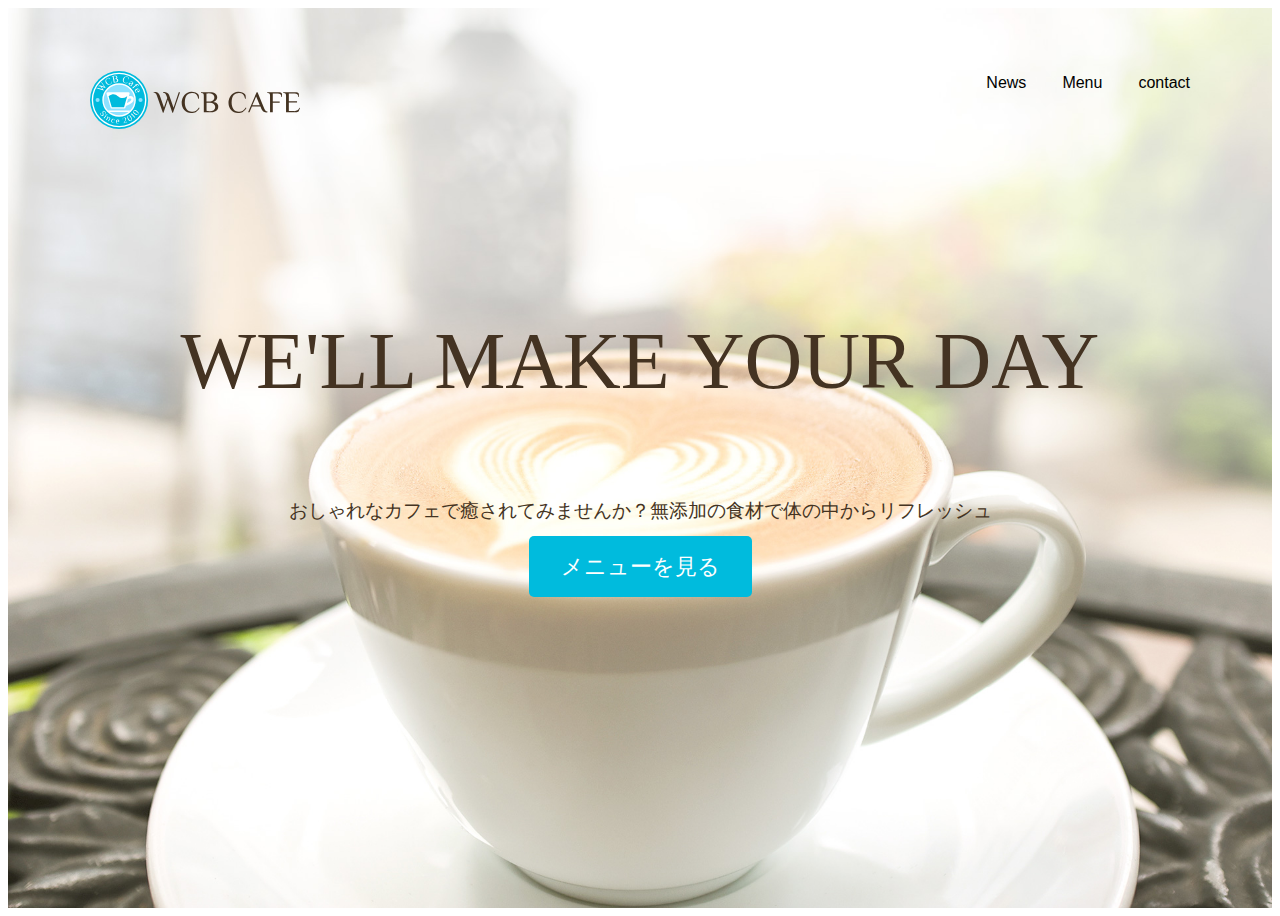
<file: WCBCafe/index.html>
<!DOCTYPE html>
<html lang="ja">
  <head>
    <meta charset="utf-8">
    <meta name="description" content="ブレンドコーヒーとヘルシーなオーガニックフードを提供するカフェ", initial-scale=1">
    <title>WCB Cafe</title>
    <link rel="stylesheet" href="style.css">
    <meta name="viewport" content="width=device-width, initial-scale=1">
    <link rel="stylesheet" href="responsive.css">
  </head>
 <body>
   <div id="home" class="big-bg">
　　<header class="page-header wrapper">
     <h1><a href="index.html"><img class="logo" src="images/logo.svg" alt="WCBカフェ　ホーム"></a></h1>
     <nav>
       <ul class="main-nav">
          <li><a href="news.html">News</a></li>
          <li><a href="menu.html">Menu</a></li>
          <li><a href="contact.html">contact</a></li>
        </ul>
      </nav>
   </header>
   <div class="home-content wrapper">
    <h2 class="page-title">We'll make your day</h2>
    <p>おしゃれなカフェで癒されてみませんか？無添加の食材で体の中からリフレッシュ</p>
    <a class="button" href="menu.html">メニューを見る</a>
   </div>
  </div>
  </body>
</html>
</file>
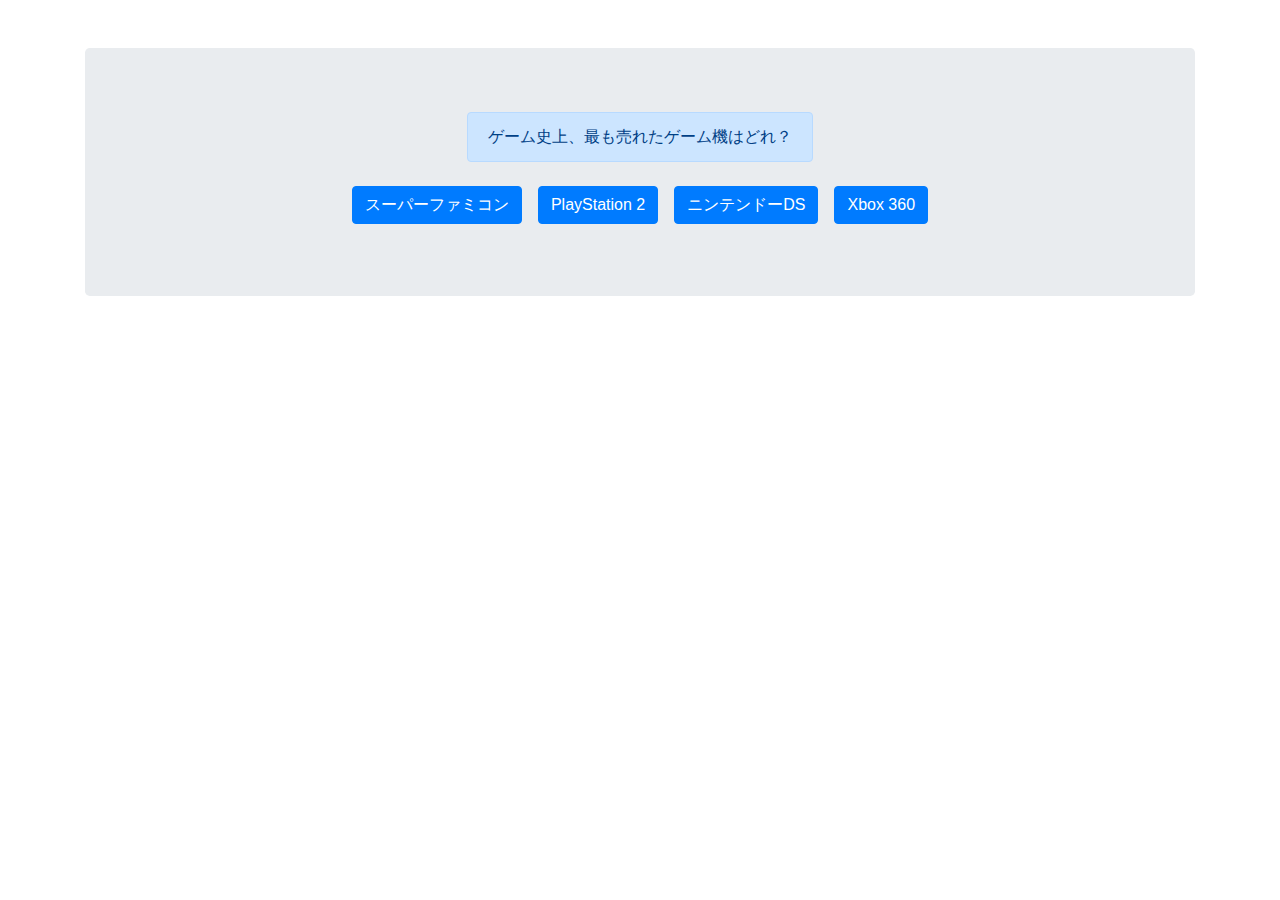
<file: test/sample.html>
<html>
  <head>
    <meta charset="utf-8">
    <title>LIST APP</title>
    <link rel="stylesheet" href="https://stackpath.bootstrapcdn.com/bootstrap/4.4.1/css/bootstrap.min.css" integrity="sha384-Vkoo8x4CGsO3+Hhxv8T/Q5PaXtkKtu6ug5TOeNV6gBiFeWPGFN9MuhOf23Q9Ifjh" crossorigin="anonymous">
  </head>
  <body>
    <div class="container">

     <div class="jumbotron mt-5">
       <div class="d-flex justify-content-center">
         <div id="js-question" class="alert alert-primary" role="alert">
           A simple primary alert—check it out!
         </div>
       </div>

       <div id="js-items" class="d-flex justify-content-center">
         <div class="m-2">
           <button type="button" id="js-btn-1" class="btn btn-primary">Primary</button>
         </div>
         <div class="m-2">
           <button type="button" id="js-btn-2" class="btn btn-primary">Primary</button>
         </div>
         <div class="m-2">
           <button type="button" id="js-btn-3" class="btn btn-primary">Primary</button>
         </div>
         <div class="m-2">
           <button type="button" id="js-btn-4" class="btn btn-primary">Primary</button>
         </div>
       </div>
     </div>
   </div>
    <script src="app.js"></script>
  </body>
</html>
</file>
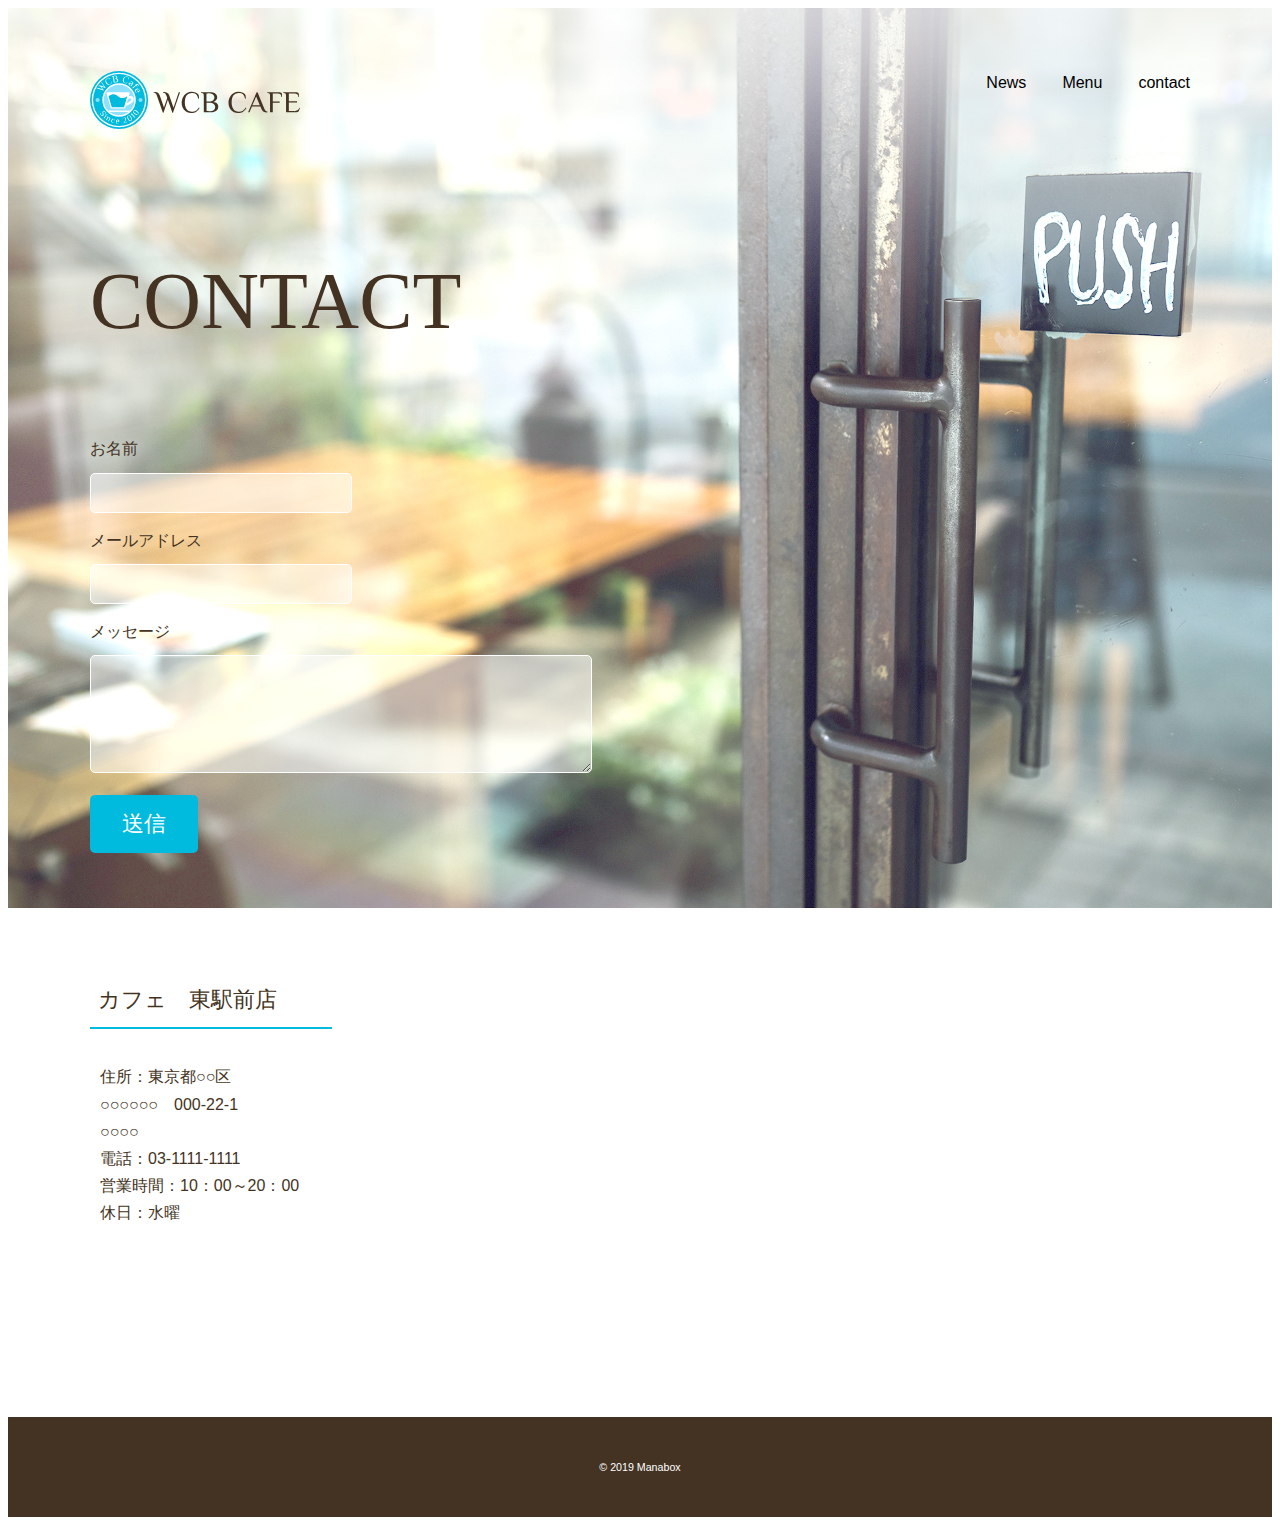
<file: WCBCafe/contact.html>
<!DOCTYPE html>
<html lang="ja">
  <head>
    <meta charset="utf-8">
    <meta name="description" content="ブレンドコーヒーとヘルシーなオーガニックフードを提供するカフェ", initial-scale=1">
    <title>WCB Cafe - CONTACT</title>
    <link rel="stylesheet" href="style.css">
    <meta name="viewport" content="width=device-width, initial-scale=1">
  </head>
 <body>
   <div id="contact" class="big-bg">
　　<header class="page-header wrapper">
     <h1><a href="index.html"><img class="logo" src="images/logo.svg" alt="WCBカフェ　ホーム"></a></h1>
     <nav>
       <ul class="main-nav">
          <li><a href="news.html">News</a></li>
          <li><a href="menu.html">Menu</a></li>
          <li><a href="contact.html">contact</a></li>
        </ul>
      </nav>
   </header>
   <div class="wrapper">
     <h2 class="page-title">Contact</h2>
     <form action="#">
       <div>
         <label for="name">お名前</label>
         <input type="text" id="name" name="your-name">
       </div>

       <div>
         <label for="email">メールアドレス</label>
         <input type="text" id="email" name="your-email">
       </div>

       <div>
         <label for="message">メッセージ</label>
         <textarea id="message" name="your-message"> </textarea>
       </div>

       <input type="submit" class="button" value="送信">
     </form>

   </div>
  </div>
 <section id="location">
   <div class="wrapper">
     <div class="location-info">
       <h3 class="sub-title">カフェ　東駅前店</h3>
       <p>
         住所：東京都○○区<br>
         ○○○○○○　000-22-1<br>
         ○○○○<br>
         電話：03-1111-1111<br>
         営業時間：10：00～20：00<br>
         休日：水曜
       </p>
     </div>
     <div class="location-map">
       <iframe src="https://www.google.com/maps/embed?pb=!1m18!1m12!1m3!1d3241.447189454044!2d139.7346685148694!3d35.6659893801978!2m3!1f0!2f0!3f0!3m2!1i1024!2i768!4f13.1!3m3!1m2!1s0x60188b835942e165%3A0xb4897f1f4264c771!2z44CSMTA2LTAwMzIg5p2x5Lqs6YO95riv5Yy65YWt5pys5pyo77yS5LiB55uu77yU4oiS77yV!5e0!3m2!1sja!2sjp!4v1596613416233!5m2!1sja!2sjp" width="800" height="400" frameborder="0" style="border:0;" allowfullscreen="" aria-hidden="false" tabindex="0"></iframe>
     </div>
   </div>
 </section>

  <footer>
    <div class="wrapper">
      <p><small>&copy; 2019 Manabox</small></p>
     </div>
   </footer>
  </body>
</html>
</file>
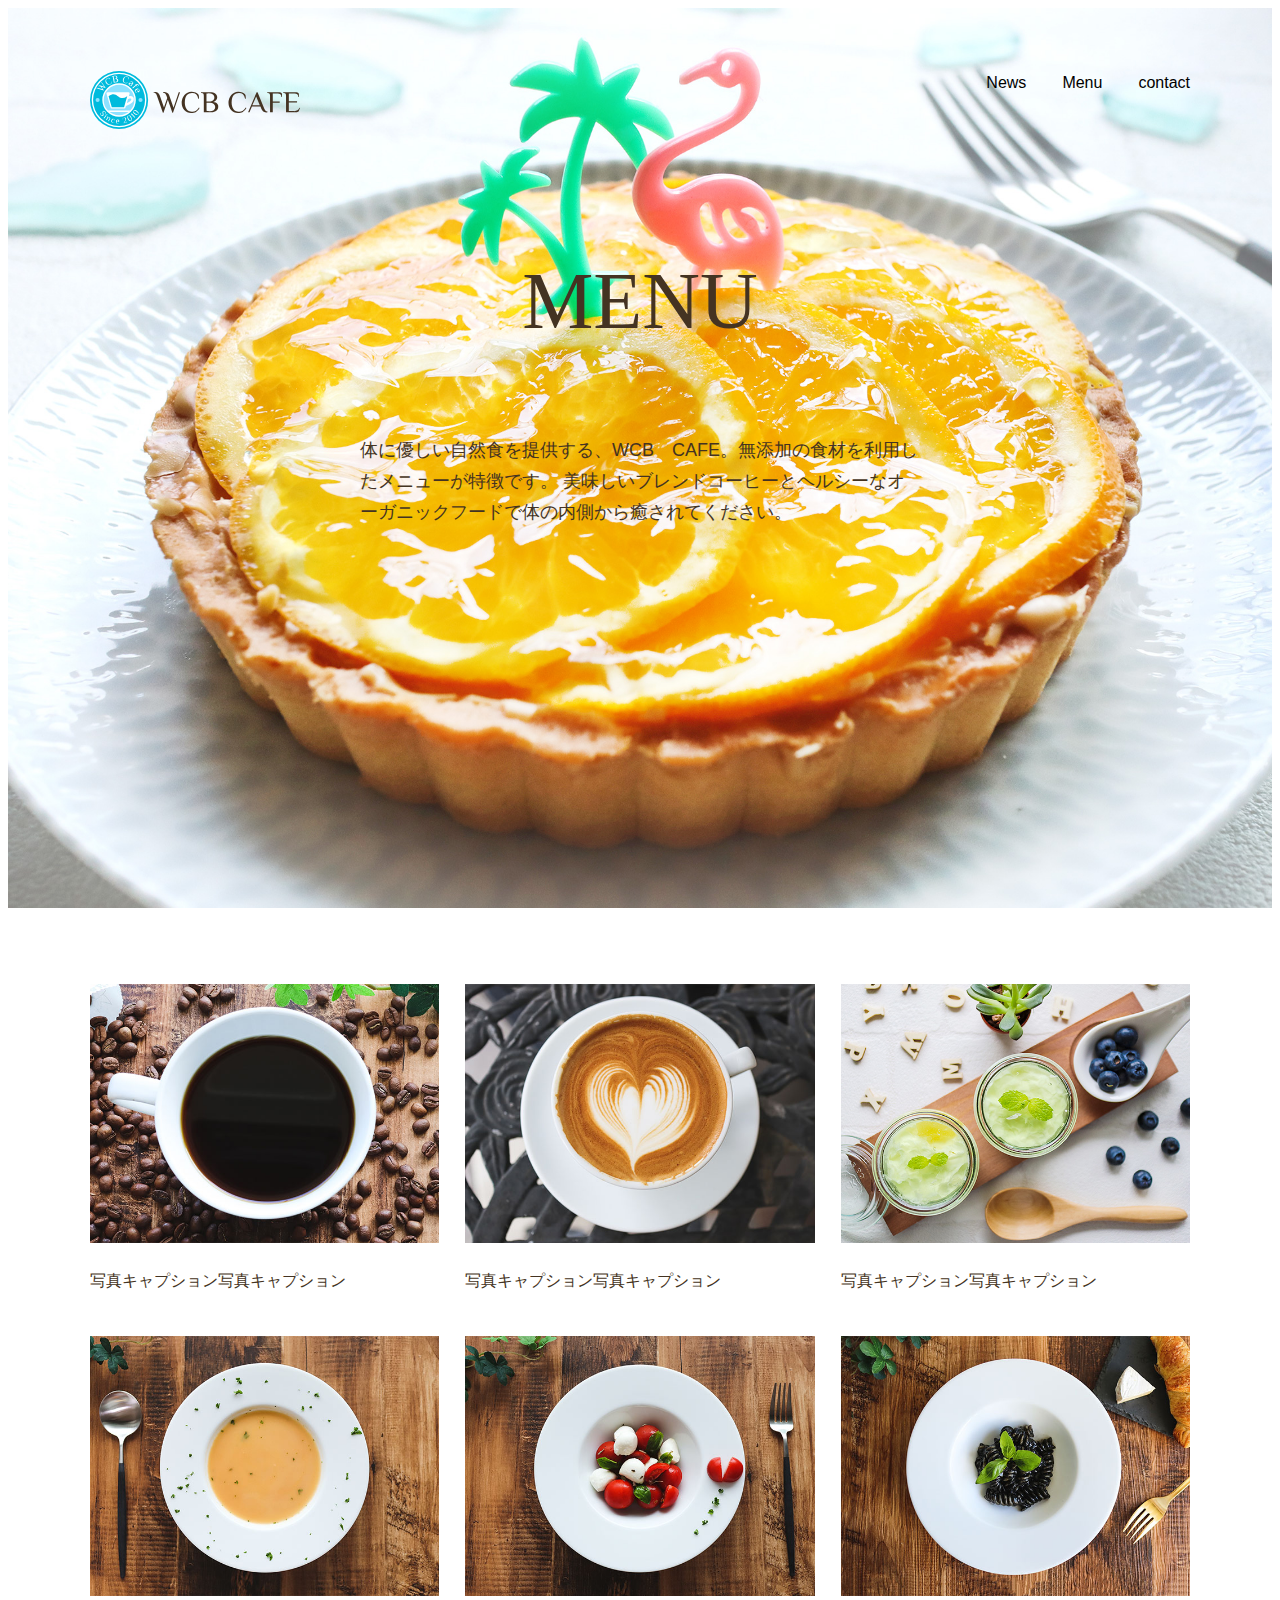
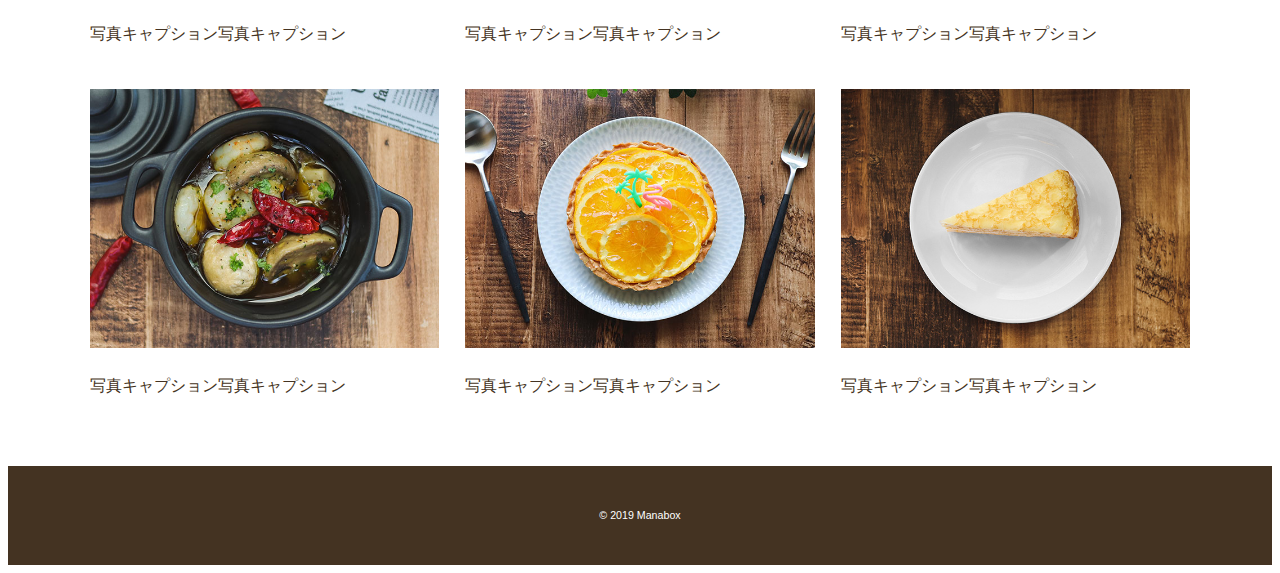
<file: WCBCafe/menu.html>
<!DOCTYPE html>
<html lang="ja">
  <head>
    <meta charset="utf-8">
    <meta name="description" content="ブレンドコーヒーとヘルシーなオーガニックフードを提供するカフェ", initial-scale=1">
    <title>WCB Cafe - MENU</title>
    <link rel="stylesheet" href="style.css">
    <meta name="viewport" content="width=device-width, initial-scale=1">
  </head>
 <body>
   <div id="menu" class="big-bg">
　　<header class="page-header wrapper">
     <h1><a href="index.html"><img class="logo" src="images/logo.svg" alt="WCBカフェ　ホーム"></a></h1>
     <nav>
       <ul class="main-nav">
          <li><a href="news.html">News</a></li>
          <li><a href="menu.html">Menu</a></li>
          <li><a href="contact.html">contact</a></li>
        </ul>
      </nav>
   </header>
    <div class="menu-content wrapper">
      <h2 class="page-title">MENU</h2>
      <p>
        体に優しい自然食を提供する、WCB　CAFE。無添加の食材を利用したメニューが特徴です。
        美味しいブレンドコーヒーとヘルシーなオーガニックフードで体の内側から癒されてください。
      </p>
    </div>
   </div>
  <div class="wrapper grid">
    <div class="item">
      <img src="images/menu1.jpg">
      <p>写真キャプション写真キャプション</p>
    </div>
    <div class="item">
      <img src="images/menu2.jpg">
      <p>写真キャプション写真キャプション</p>
    </div>
    <div class="item">
      <img src="images/menu3.jpg">
      <p>写真キャプション写真キャプション</p>
    </div>
    <div class="item">
      <img src="images/menu4.jpg">
      <p>写真キャプション写真キャプション</p>
    </div>
    <div class="item">
      <img src="images/menu5.jpg">
      <p>写真キャプション写真キャプション</p>
    </div>
    <div class="item">
      <img src="images/menu6.jpg">
      <p>写真キャプション写真キャプション</p>
    </div>
    <div class="item">
      <img src="images/menu7.jpg">
      <p>写真キャプション写真キャプション</p>
    </div>
    <div class="item">
      <img src="images/menu8.jpg">
      <p>写真キャプション写真キャプション</p>
    </div>
    <div class="item">
      <img src="images/menu9.jpg">
      <p>写真キャプション写真キャプション</p>
    </div>
  </div>
  <footer>
    <div class="wrapper">
      <p><small>&copy; 2019 Manabox</small></p>
     </div>
   </footer>
  </body>
</html>
</file>
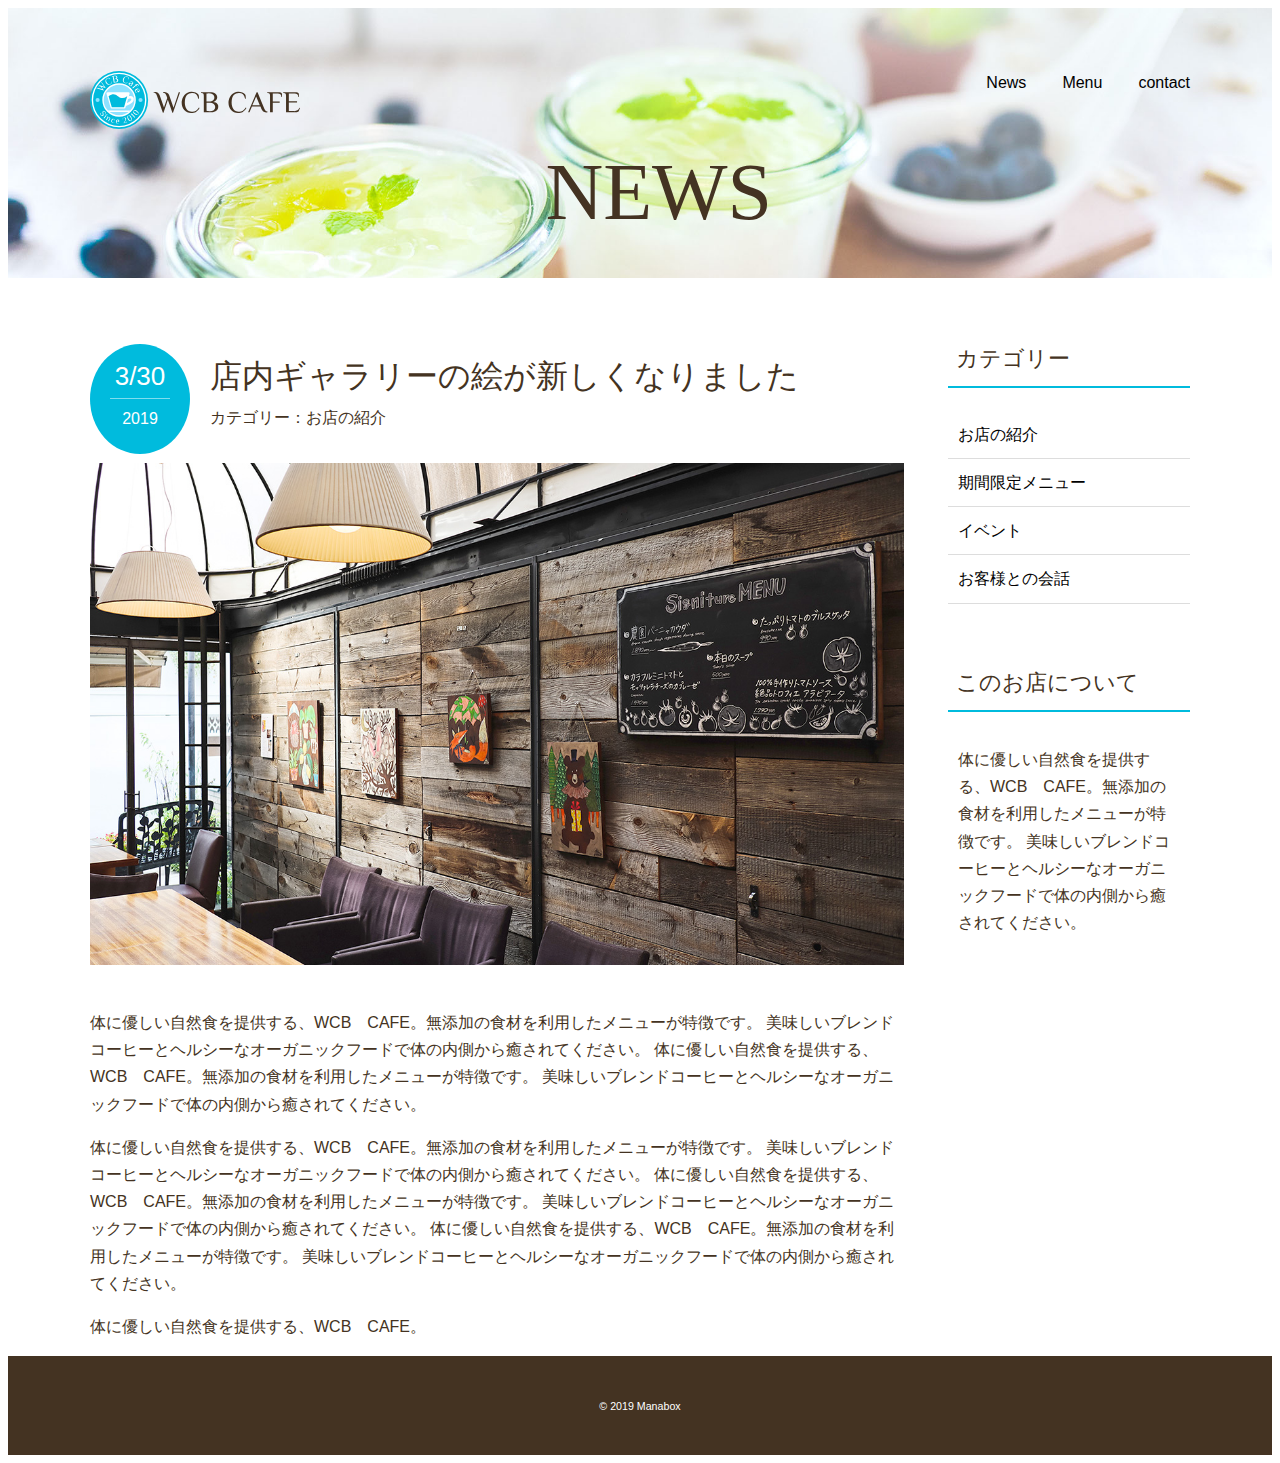
<file: WCBCafe/news.html>
<!DOCTYPE html>
<html lang="ja">
  <head>
    <meta charset="utf-8">
    <meta name="description" content="ブレンドコーヒーとヘルシーなオーガニックフードを提供するカフェ", initial-scale=1">
    <title>WCB Cafe - news</title>
    <link rel="stylesheet" href="style.css">
    <meta name="viewport" content="width=device-width, initial-scale=1">
    <link rel="stylesheet" href="responsive.css">
  </head>
 <body>
   <div id="news" class="big-bg">
　　<header class="page-header wrapper">
     <h1><a href="index.html"><img class="logo" src="images/logo.svg" alt="WCBカフェ　ホーム"></a></h1>
     <nav>
       <ul class="main-nav">
          <li><a href="news.html">News</a></li>
          <li><a href="menu.html">Menu</a></li>
          <li><a href="contact.html">contact</a></li>
        </ul>
      </nav>
   </header>
    <div class="wrapper">
     <h2 class="page-title">NEWS</h2>
    </div>
   </div>
   <div class="news-contents wrapper">
     <article>
       <header class="post-info">
         <h2 class="post-title">店内ギャラリーの絵が新しくなりました</h2>
         <p class="post-date">3/30<span>2019</span></p>
         <p class="post-cat">カテゴリー：お店の紹介</p>
       </header>
       <img src="images/wall.jpg" alt="店内の様子">
       <p>
         体に優しい自然食を提供する、WCB　CAFE。無添加の食材を利用したメニューが特徴です。
         美味しいブレンドコーヒーとヘルシーなオーガニックフードで体の内側から癒されてください。
         体に優しい自然食を提供する、WCB　CAFE。無添加の食材を利用したメニューが特徴です。
         美味しいブレンドコーヒーとヘルシーなオーガニックフードで体の内側から癒されてください。
       </p>
       <p>
         体に優しい自然食を提供する、WCB　CAFE。無添加の食材を利用したメニューが特徴です。
         美味しいブレンドコーヒーとヘルシーなオーガニックフードで体の内側から癒されてください。
         体に優しい自然食を提供する、WCB　CAFE。無添加の食材を利用したメニューが特徴です。
         美味しいブレンドコーヒーとヘルシーなオーガニックフードで体の内側から癒されてください。
         体に優しい自然食を提供する、WCB　CAFE。無添加の食材を利用したメニューが特徴です。
         美味しいブレンドコーヒーとヘルシーなオーガニックフードで体の内側から癒されてください。
       </p>
       <p>
         体に優しい自然食を提供する、WCB　CAFE。
       </p>
     </article>
     <aside>
       <h3 class="sub-title">カテゴリー</h3>
       <ul class="sub-menu">
         <li><a href="#">お店の紹介</a></li>
         <li><a href="#">期間限定メニュー</a></li>
         <li><a href="#">イベント</a></li>
         <li><a href="#">お客様との会話</a></li>
       </ul>

       <h3 class="sub-title">このお店について</h3>
       <p>
         体に優しい自然食を提供する、WCB　CAFE。無添加の食材を利用したメニューが特徴です。
         美味しいブレンドコーヒーとヘルシーなオーガニックフードで体の内側から癒されてください。
       </p>
     </aside>
   </div>
  <footer>
    <div class="wrapper">
      <p><small>&copy; 2019 Manabox</small></p>
     </div>
   </footer>
  </body>
</html>
</file>
<file: WCBCafe/style.css>
@charset="utf-8"

html{
  font-size: 100%;
}

body {
    color: #432;
    line-height: 1.7;
    font-family: Verdana,Arial,Helvetica,'meirio','メイリオ','Hiragino Maru Gothic Pro','ヒラギノ丸ゴ Pro W4',Osaka,'ＭＳ Ｐゴシック',sans-serif;
    }

    a{
      text-decoration: none;
     }

   img{
     max-width: 100%;
   }

  .page-header{
     display: flex;
     justify-content: space-between;
  }

  .wrapper{
    max-width: 1100px;
    margin:0 auto;
    padding:0 4%;
  }

   .logo{
     width:210px;
     margin-top:14px;
   }

   .main-nav{
     display:flex;
     list-style: none;
     margin-top:34px;
   }

.main-nav li{
  margin-left: 36px;
}

.main-nav a{
  color:black;
}

.home-content{
  text-align:center;
  margin-top: 10%;
}

.home-content p{
  font-size: 1.2rem;
  margin:20px 42px;
}

.page-title{
  font-size: 5rem;
  font-family: 'Philosopher',serif;
  font-weight: normal;
  text-transform: uppercase;
}

.button{
  font-size: 1.4rem;
  background-color: #0bd;
  color: #fff;
  border-radius: 5px;
  padding: 18px 32px;
}

.button:hover{
  background: #0090aa;
}

#home{
  background-image: url(images/main-bg.jpg);
  min-height: 100vh;
}

.big-bg{
  background-size: cover;
  background-position: center top;
  background-repeat: no-repeat;
}

#news{
  background-image: url(images/news-bg.jpg);
  height:270px;
margin-bottom: 40px;
position:relative;
}

#news .page-title{
  text-align: center;
  position: absolute;
  top:50px;
  width:90%;
}

footer{
  background-color: #432;
  text-align: center;
  padding:26px 0;
}

footer p{
  color:white;
  font-size: 0.8rem;
}

article{
  width:74%;
}

aside{
  width:22%;
}

.news-contents{
  display:flex;
  justify-content: space-between;
　margin-bottom: 50px;
}

.post-info{
  position: relative;
  padding-top: 4px;
  margin-bottom: 60px;
}

.post-date{
  background-color: #0bd;
  border-radius: 50%;
  color:white;
  width:100px;
  height:100px;
  font-size: 1.625rem;
  text-align: center;
  position:absolute;
  top:0;
  padding-top: 10px;
}

.post-date span{
  font-size:1rem;
  border-top: 1px rgba(255, 255, 255, 0.5) solid;
  padding-top: 6px;
  display: block;
  width: 60%;
  margin: 0 auto;
}

.post-title{
  font-family: "Yu Mincho","YuMincho",serif;
  font-size: 2rem;
  font-weight: normal;
  margin-left:120px;
}

.post-cat{
  margin-left:120px;
  position:absolute;
  top:70px;
}

article img{
  margin-bottom: 20px;
}

article p{
  margin-bottom: 1rem;
}

.sub-title{
  font-size:1.4rem;
  padding:0 8px 8px;
  border-bottom: 2px solid #0bd;
  font-weight: normal;
}

aside p{
  padding: 12px 10px;
}

.sub-menu{
  margin-bottom: 60px;
  padding-left:0;
  list-style: none;

}

.sub-menu li{
  border-bottom: 1px solid #ddd;

}

.sub-menu a{
  color:black;
  padding:10px;
  display:block;
}

.sub-menu a:hover{
  color: #0bd;
}

#menu{
  background-image: url(images/menu-bg.jpg);
  min-height: 100vh
}

.menu-content{
  max-width: 560px;
  margin-top:10px;
}

.menu-content .page-title{
  text-align: center;
}

.menu-content p{
  font-size: 1.125rem;
  margin:5px 0 0;
}

.grid{
  display: grid;
  gap:26px;
  grid-template-columns: 1fr 1fr 1fr;
  margin-top:6%;
  margin-bottom: 50px;
}

#contact{
  background-image: url(images/contact-bg.jpg);
  min-height: 100vh;
}
form div{
  margin-bottom: 14px;
}

label{
  font-size: 1.125;
  margin-bottom: 10px;
  display: block;
}

input[type="text"],input[type="email"],textarea{
  background: rgba(255, 255, 255, 0.5);
  border: 1px solid #fff;
  border-radius: 5px;
  padding: 10px;
  font-size: 1rem;
}

input[type="text"],input[type="email"]{
  width:100%;
  max-width: 240px;
}

textarea{
width: 480px;
  height:6rem;
}

input[type="submit"]{
  border: none;
  cursor: pointer;
  line-height: 1;
  margin-bottom: 30px;
}

#location{
  padding: 4% 0;
}

#location .wrapper{
  display: flex;
  justify-content: space-between;
}

.location-info{
  width: 22%;
}

.location-info p{
  padding: 12px 10px;
}

.location-map{
  width: 74%;
}
</file>
<file: WCBCafe/responsive.css>
@media(max-width: 600px){
  .page-title{
    font-size: 2.5rem;
  }
  .main-nav{
    font-size: 1rem;
    margin-top:10px;
  }
  .main-nav li{
    margin:0 20px;
  }

#news .page-title{
  padding-top: 90px;
  margin-top: 50px;
}

  .home-content{
    margin-top:20px;
  }
  .page-header{
    flex-direction: column;
    align-items: center;
  }
  .news-contents{
    flex-direction: column;
  }
  article,aside{
    width:100%;
  }

  aside{
    margin-top:60px;
  }

.post-info{
  margin-bottom:30px;

}
.post-date{
  width: 70px;
  height: 70px;
  font-size: 1rem;
}

.post-date span{
  font-size:0.875rem;
  padding-top: 2px;
}
.post-title{
  font-size:1.4rem;
}
.post-cat{
  font-size: 0.8rem;
  margin-top: 30px;
}

.post-title,.post-cat{
  margin-left: 80px;
}
}
</file>
